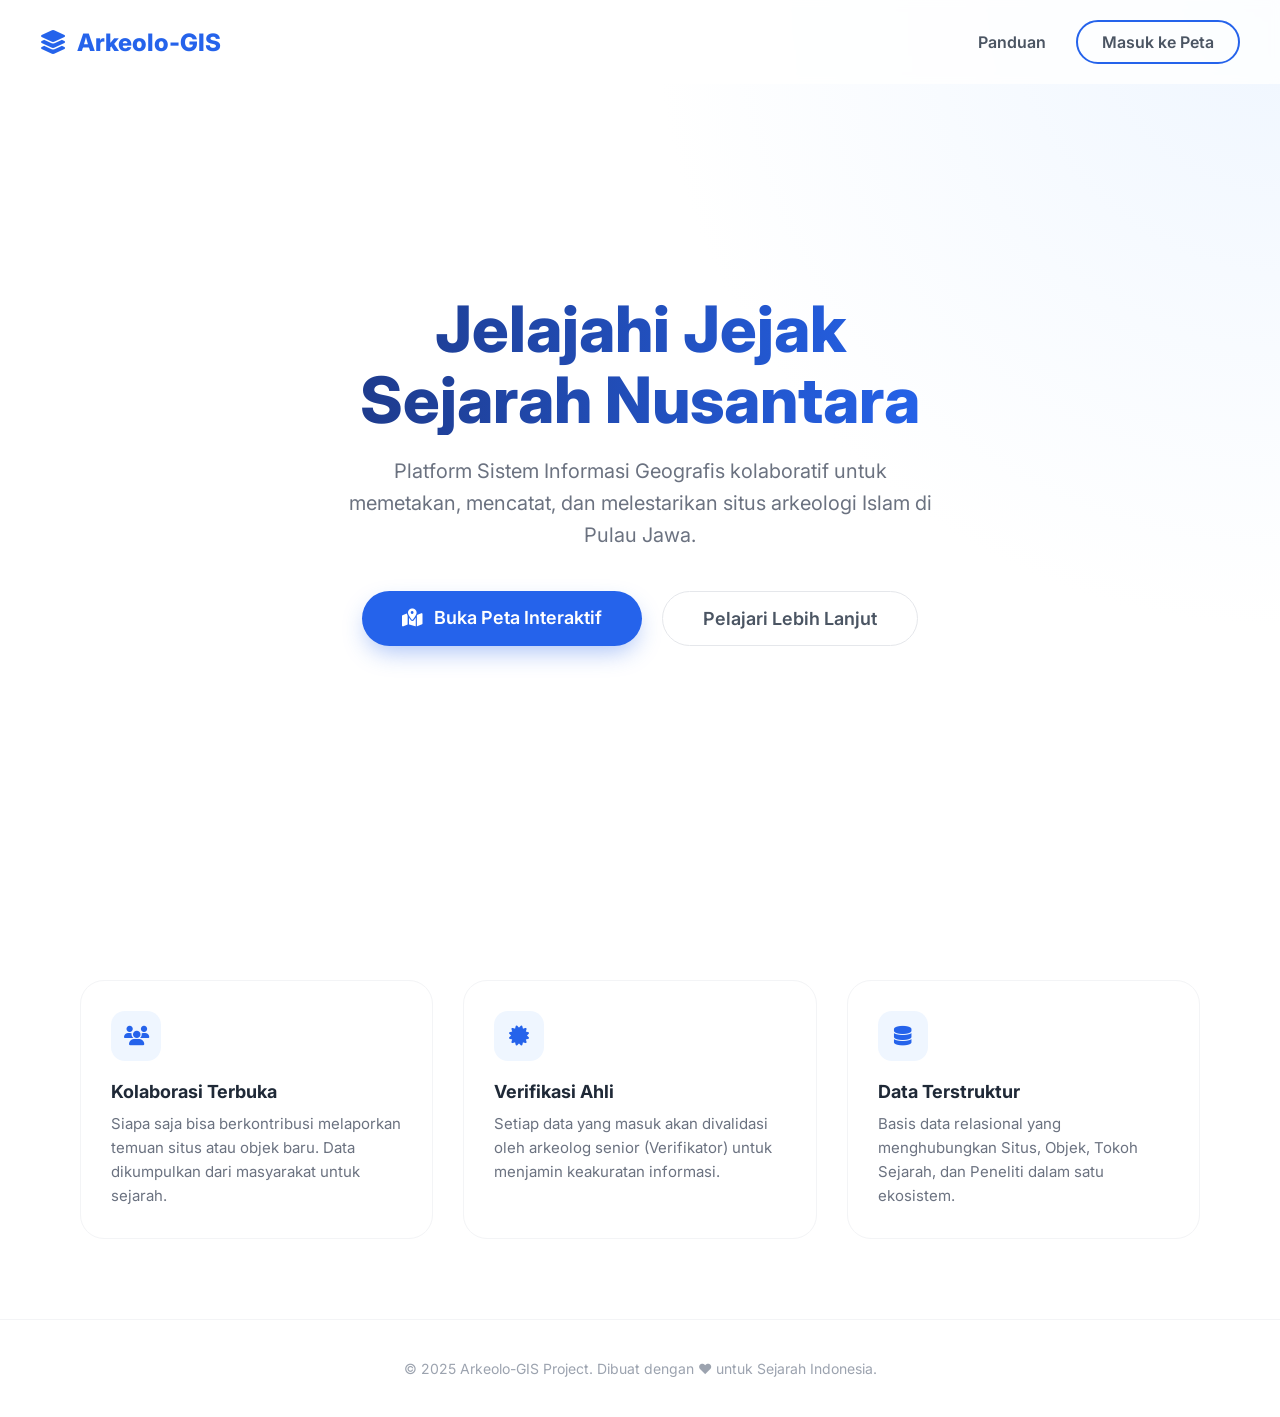
<file: frontend/index.html>
<!DOCTYPE html>
<html lang="id">
<head>
    <meta charset="UTF-8">
    <meta name="viewport" content="width=device-width, initial-scale=1.0">
    <title>Selamat Datang di Arkeolo-GIS</title>
    
    <!-- Font Inter -->
    <link rel="preconnect" href="https://fonts.googleapis.com">
    <link rel="preconnect" href="https://fonts.gstatic.com" crossorigin>
    <link href="https://fonts.googleapis.com/css2?family=Inter:wght@300;400;600;800&display=swap" rel="stylesheet">
    
    <!-- Font Awesome -->
    <link rel="stylesheet" href="https://cdnjs.cloudflare.com/ajax/libs/font-awesome/6.4.0/css/all.min.css">

    <style>
        /* Reset & Base */
        * { margin: 0; padding: 0; box-sizing: border-box; }
        body { font-family: 'Inter', sans-serif; color: #1f2937; background: #fff; overflow-x: hidden; }
        a { text-decoration: none; color: inherit; }

        /* Navbar */
        nav {
            display: flex; justify-content: space-between; align-items: center;
            padding: 20px 40px; position: absolute; width: 100%; top: 0; z-index: 10;
            background: rgba(255,255,255,0.8); /* Sedikit background biar kebaca di HP */
            backdrop-filter: blur(5px);
        }
        .logo { font-size: 24px; font-weight: 800; color: #2563eb; display: flex; align-items: center; gap: 10px; }
        .nav-links { display: flex; align-items: center; }
        .nav-links a { margin-left: 30px; font-weight: 600; color: #4b5563; transition: 0.3s; }
        .nav-links a:hover { color: #2563eb; }
        .btn-login {
            padding: 10px 24px; border: 2px solid #2563eb; border-radius: 50px;
            color: #2563eb; font-weight: 600; transition: 0.3s;
        }
        .btn-login:hover { background: #2563eb; color: #fff; }

        /* Hero Section */
        .hero {
            min-height: 100vh; /* Ganti height jadi min-height biar aman di HP pendek */
            display: flex; align-items: center; justify-content: center;
            text-align: center; padding: 100px 20px 60px 20px; /* Padding atas ditambah utk navbar */
            background: radial-gradient(circle at top right, #eff6ff 0%, #fff 40%);
            position: relative;
        }
        
        /* Background Decoration (Blob) */
        .blob {
            position: absolute; width: 600px; height: 600px;
            background: linear-gradient(45deg, #dbeafe, #eff6ff);
            border-radius: 50%; filter: blur(80px); z-index: -1;
            top: -100px; right: -100px; opacity: 0.6;
        }

        h1 {
            font-size: 64px; font-weight: 800; line-height: 1.1; margin-bottom: 20px;
            background: linear-gradient(to right, #1e3a8a, #2563eb);
            -webkit-background-clip: text; -webkit-text-fill-color: transparent;
        }
        
        .subtitle { font-size: 20px; color: #6b7280; max-width: 600px; margin: 0 auto 40px auto; line-height: 1.6; }

        .cta-group { display: flex; gap: 20px; justify-content: center; }
        
        .btn-primary {
            padding: 16px 40px; background: #2563eb; color: white; border-radius: 50px;
            font-weight: 600; font-size: 18px; box-shadow: 0 10px 25px -5px rgba(37, 99, 235, 0.4);
            transition: transform 0.2s, box-shadow 0.2s; display: inline-block;
        }
        .btn-primary:hover { transform: translateY(-2px); box-shadow: 0 15px 30px -5px rgba(37, 99, 235, 0.5); }

        .btn-secondary {
            padding: 16px 40px; background: #fff; color: #4b5563; border-radius: 50px;
            font-weight: 600; font-size: 18px; border: 1px solid #e5e7eb;
            transition: 0.2s; display: inline-block;
        }
        .btn-secondary:hover { border-color: #9ca3af; color: #111827; }

        /* Features Grid */
        .features {
            padding: 80px 40px; max-width: 1200px; margin: 0 auto;
            display: grid; grid-template-columns: repeat(auto-fit, minmax(280px, 1fr)); gap: 30px;
        }
        
        .feature-card {
            padding: 30px; border-radius: 24px; background: #fff; border: 1px solid #f3f4f6;
            transition: 0.3s; text-align: left;
        }
        .feature-card:hover { transform: translateY(-5px); box-shadow: 0 20px 40px rgba(0,0,0,0.05); border-color: #bfdbfe; }
        
        .icon-box {
            width: 50px; height: 50px; background: #eff6ff; border-radius: 14px;
            display: flex; align-items: center; justify-content: center;
            font-size: 20px; color: #2563eb; margin-bottom: 20px;
        }
        
        .feature-card h3 { font-size: 18px; margin-bottom: 10px; font-weight: 700; }
        .feature-card p { color: #6b7280; line-height: 1.6; font-size: 15px; }

        /* Footer */
        footer { text-align: center; padding: 40px 20px; color: #9ca3af; font-size: 14px; border-top: 1px solid #f3f4f6; }

        @media (max-width: 768px) {
            /* Navbar: Stack ke bawah */
            nav {
                flex-direction: column;
                padding: 20px;
                gap: 15px;
                position: relative; /* Biar tidak melayang menutupi konten di HP */
            }
            
            .nav-links {
                flex-direction: column;
                gap: 15px;
                width: 100%;
            }
            
            .nav-links a { margin-left: 0; }
            
            /* Hero Section */
            .hero {
                padding: 40px 20px;
                min-height: auto; /* Tinggi menyesuaikan konten */
            }

            h1 { font-size: 36px; margin-bottom: 15px; } /* Font judul lebih kecil */
            
            .subtitle { font-size: 16px; margin-bottom: 30px; }
            
            /* Tombol CTA jadi vertikal (atas bawah) */
            .cta-group {
                flex-direction: column;
                width: 100%;
            }
            
            .btn-primary, .btn-secondary {
                width: 100%; /* Tombol full width biar gampang dipencet */
                padding: 14px;
                font-size: 16px;
            }

            /* Dekorasi Blob diperkecil */
            .blob { width: 300px; height: 300px; top: -50px; right: -50px; }
            
            /* Features */
            .features { padding: 40px 20px; }
        }
    </style>
</head>
<body>

    <nav>
        <div class="logo"><i class="fa-solid fa-layer-group"></i> Arkeolo-GIS</div>
        <div class="nav-links">
            <a href="guide.html">Panduan</a>
            <a href="map.html" class="btn-login">Masuk ke Peta</a>
        </div>
    </nav>

    <div class="blob"></div>

    <header class="hero">
        <div>
            <h1>Jelajahi Jejak<br>Sejarah Nusantara</h1>
            <p class="subtitle">
                Platform Sistem Informasi Geografis kolaboratif untuk memetakan, mencatat, dan melestarikan situs arkeologi Islam di Pulau Jawa.
            </p>
            <div class="cta-group">
                <a href="map.html" class="btn-primary">
                    <i class="fa-solid fa-map-location-dot" style="margin-right:8px"></i> Buka Peta Interaktif
                </a>
                <a href="#features" class="btn-secondary">Pelajari Lebih Lanjut</a>
            </div>
        </div>
    </header>

    <section id="features" class="features">
        <div class="feature-card">
            <div class="icon-box"><i class="fa-solid fa-users"></i></div>
            <h3>Kolaborasi Terbuka</h3>
            <p>Siapa saja bisa berkontribusi melaporkan temuan situs atau objek baru. Data dikumpulkan dari masyarakat untuk sejarah.</p>
        </div>
        <div class="feature-card">
            <div class="icon-box"><i class="fa-solid fa-certificate"></i></div>
            <h3>Verifikasi Ahli</h3>
            <p>Setiap data yang masuk akan divalidasi oleh arkeolog senior (Verifikator) untuk menjamin keakuratan informasi.</p>
        </div>
        <div class="feature-card">
            <div class="icon-box"><i class="fa-solid fa-database"></i></div>
            <h3>Data Terstruktur</h3>
            <p>Basis data relasional yang menghubungkan Situs, Objek, Tokoh Sejarah, dan Peneliti dalam satu ekosistem.</p>
        </div>
    </section>

    <footer>
        &copy; 2025 Arkeolo-GIS Project. Dibuat dengan ❤️ untuk Sejarah Indonesia.
    </footer>

</body>
</html>
</file>
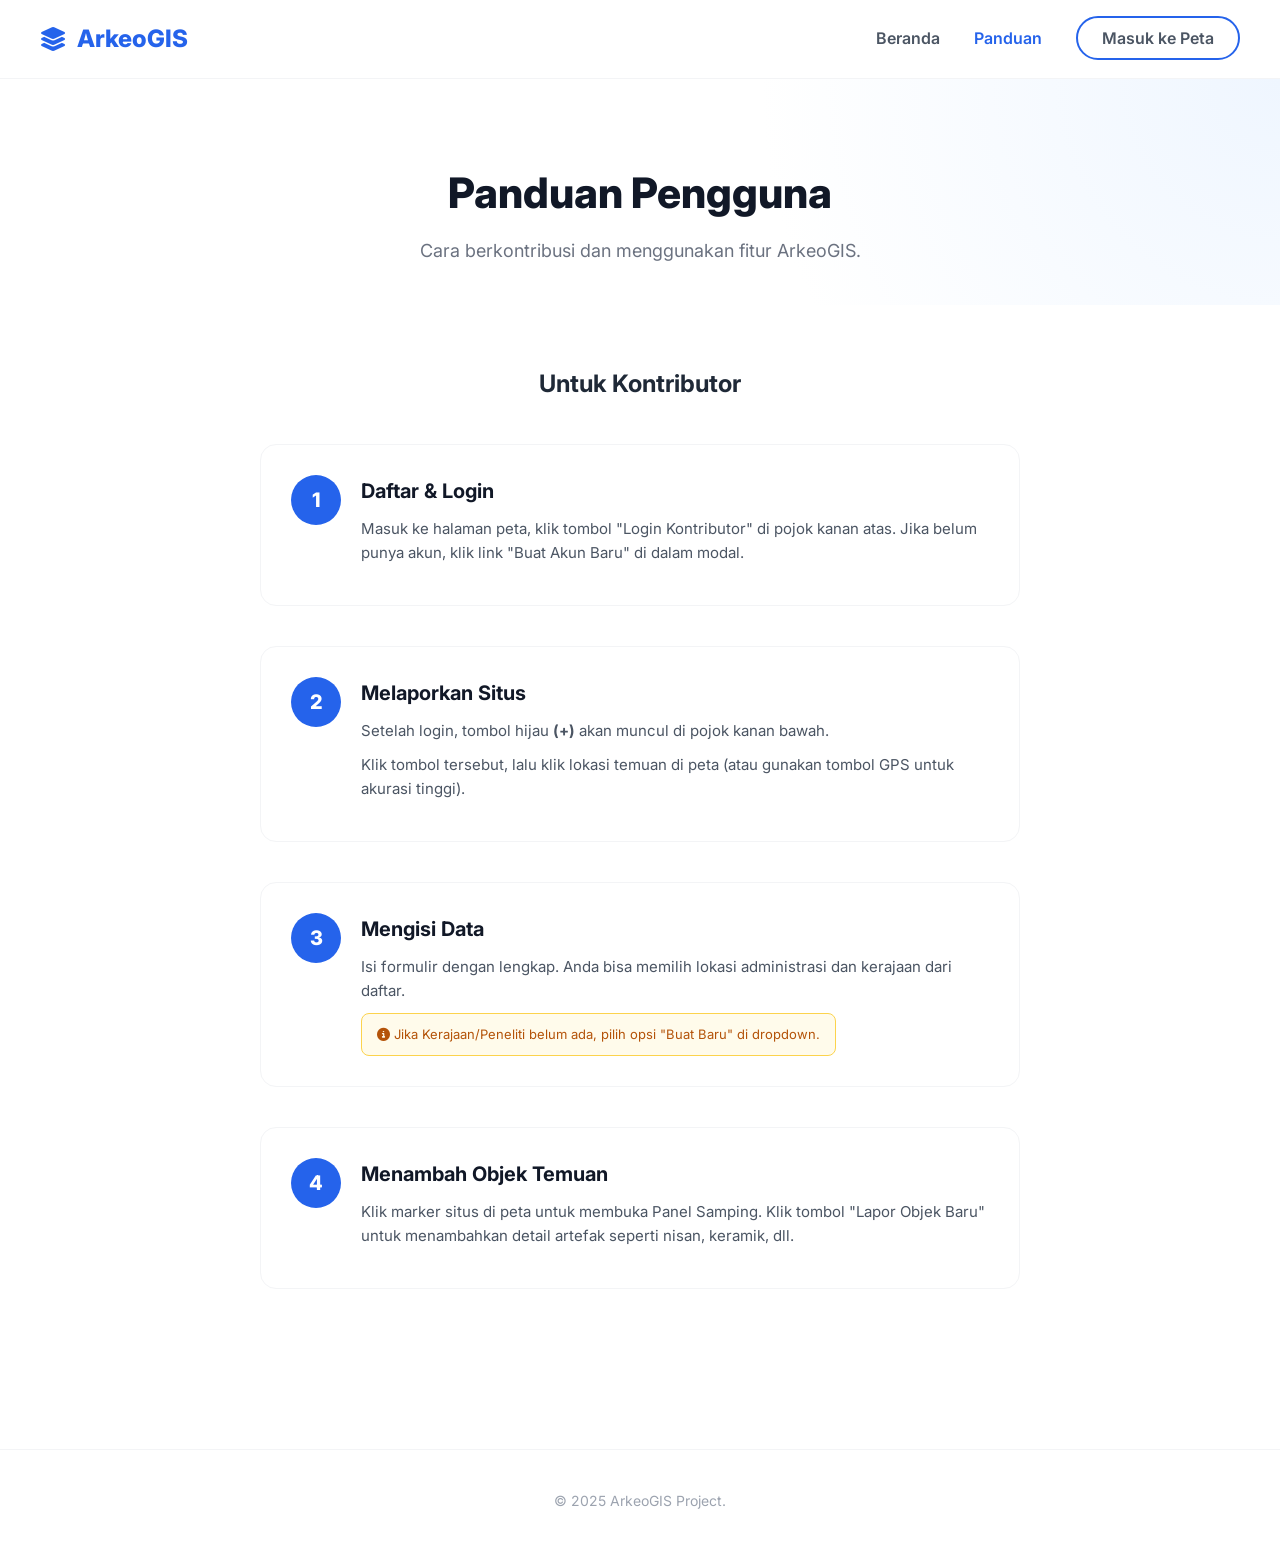
<file: frontend/guide.html>
<!DOCTYPE html>
<html lang="id">
<head>
    <meta charset="UTF-8">
    <meta name="viewport" content="width=device-width, initial-scale=1.0">
    <title>Panduan Pengguna - ArkeoGIS</title>
    
    <link rel="preconnect" href="https://fonts.googleapis.com">
    <link rel="preconnect" href="https://fonts.gstatic.com" crossorigin>
    <link href="https://fonts.googleapis.com/css2?family=Inter:wght@300;400;600;800&display=swap" rel="stylesheet">
    <link rel="stylesheet" href="https://cdnjs.cloudflare.com/ajax/libs/font-awesome/6.4.0/css/all.min.css">

    <style>
        /* Base Styles (Sama) */
        * { margin: 0; padding: 0; box-sizing: border-box; }
        body { font-family: 'Inter', sans-serif; color: #1f2937; background: #fff; line-height: 1.6; }
        a { text-decoration: none; color: inherit; }

        /* Navbar (Sama) */
        nav {
            display: flex; justify-content: space-between; align-items: center;
            padding: 20px 40px; position: sticky; top: 0; z-index: 100;
            background: rgba(255,255,255,0.9); backdrop-filter: blur(10px);
            border-bottom: 1px solid #f3f4f6;
        }
        .logo { font-size: 24px; font-weight: 800; color: #2563eb; display: flex; align-items: center; gap: 10px; }
        .nav-links a { margin-left: 30px; font-weight: 600; color: #4b5563; transition: 0.3s; }
        .nav-links a:hover { color: #2563eb; }
        .btn-login {
            padding: 10px 24px; border: 2px solid #2563eb; border-radius: 50px;
            color: #2563eb; font-weight: 600; transition: 0.3s;
        }
        .btn-login:hover { background: #2563eb; color: #fff; }

        /* Page Header */
        .page-header {
            background: radial-gradient(circle at top right, #eff6ff 0%, #fff 40%);
            padding: 80px 20px 40px 20px; text-align: center;
        }
        .page-header h1 { font-size: 42px; font-weight: 800; margin-bottom: 10px; color: #111827; }
        .page-header p { color: #6b7280; font-size: 18px; max-width: 600px; margin: 0 auto; }

        /* Guide Content */
        .content { max-width: 800px; margin: 0 auto; padding: 60px 20px; }

        .step-item {
            display: flex; gap: 20px; margin-bottom: 40px;
            background: #fff; border: 1px solid #f3f4f6; padding: 30px;
            border-radius: 16px; transition: 0.3s;
        }
        .step-item:hover { border-color: #bfdbfe; box-shadow: 0 10px 30px rgba(0,0,0,0.03); }

        .step-number {
            flex-shrink: 0; width: 50px; height: 50px;
            background: #2563eb; color: white;
            border-radius: 50%; display: flex; align-items: center; justify-content: center;
            font-weight: 800; font-size: 20px;
        }

        .step-text h3 { font-size: 20px; margin-bottom: 10px; color: #111827; }
        .step-text p { color: #4b5563; font-size: 15px; margin-bottom: 10px; }
        .note { background: #fffbeb; padding: 10px 15px; border-radius: 8px; color: #b45309; font-size: 13px; display: inline-block; border: 1px solid #fcd34d; }

        footer { text-align: center; padding: 40px; color: #9ca3af; font-size: 14px; border-top: 1px solid #f3f4f6; margin-top: 60px; }
        
        @media (max-width: 768px) {
            nav { flex-direction: column; gap: 15px; }
            .nav-links { flex-direction: column; width: 100%; gap: 15px; }
            .nav-links a { margin: 0; }
            .step-item { flex-direction: column; }
        }
    </style>
</head>
<body>

    <nav>
        <div class="logo"><i class="fa-solid fa-layer-group"></i> ArkeoGIS</div>
        <div class="nav-links">
            <a href="index.html">Beranda</a>
            <a href="guide.html" style="color: #2563eb;">Panduan</a>
            <a href="index.html" class="btn-login">Masuk ke Peta</a>
        </div>
    </nav>

    <header class="page-header">
        <h1>Panduan Pengguna</h1>
        <p>Cara berkontribusi dan menggunakan fitur ArkeoGIS.</p>
    </header>

    <section class="content">
        
        <h2 style="text-align: center; margin-bottom: 40px;">Untuk Kontributor</h2>

        <div class="step-item">
            <div class="step-number">1</div>
            <div class="step-text">
                <h3>Daftar & Login</h3>
                <p>Masuk ke halaman peta, klik tombol "Login Kontributor" di pojok kanan atas. Jika belum punya akun, klik link "Buat Akun Baru" di dalam modal.</p>
            </div>
        </div>

        <div class="step-item">
            <div class="step-number">2</div>
            <div class="step-text">
                <h3>Melaporkan Situs</h3>
                <p>Setelah login, tombol hijau <b>(+)</b> akan muncul di pojok kanan bawah.</p>
                <p>Klik tombol tersebut, lalu klik lokasi temuan di peta (atau gunakan tombol GPS untuk akurasi tinggi).</p>
            </div>
        </div>

        <div class="step-item">
            <div class="step-number">3</div>
            <div class="step-text">
                <h3>Mengisi Data</h3>
                <p>Isi formulir dengan lengkap. Anda bisa memilih lokasi administrasi dan kerajaan dari daftar.</p>
                <div class="note">
                    <i class="fa-solid fa-circle-info"></i> Jika Kerajaan/Peneliti belum ada, pilih opsi "Buat Baru" di dropdown.
                </div>
            </div>
        </div>

        <div class="step-item">
            <div class="step-number">4</div>
            <div class="step-text">
                <h3>Menambah Objek Temuan</h3>
                <p>Klik marker situs di peta untuk membuka Panel Samping. Klik tombol "Lapor Objek Baru" untuk menambahkan detail artefak seperti nisan, keramik, dll.</p>
            </div>
        </div>

    </section>

    <footer>
        &copy; 2025 ArkeoGIS Project.
    </footer>

</body>
</html>
</file>
